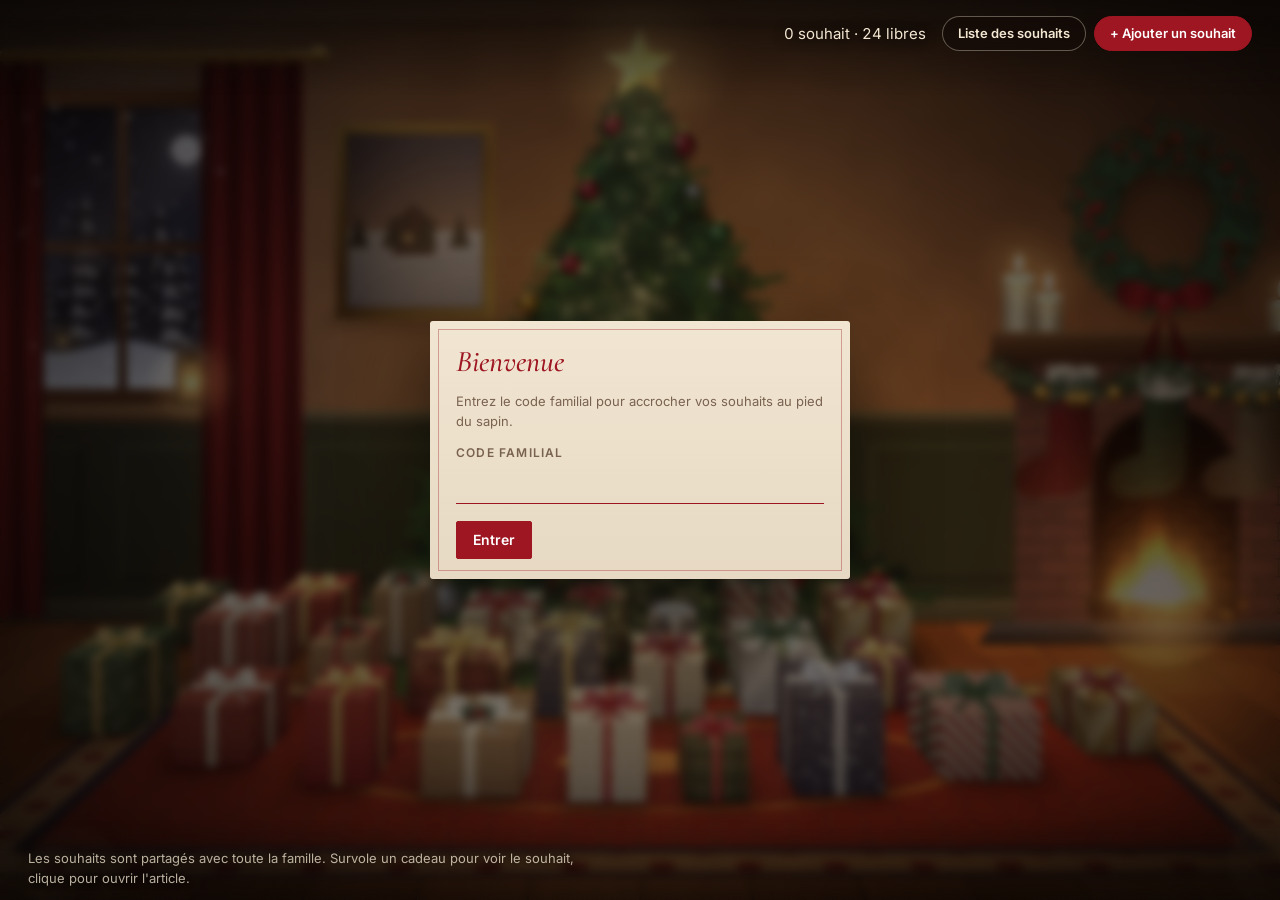
<file: index.html>
<!doctype html>
<html lang="fr">
<head>
<meta charset="utf-8">
<meta name="viewport" content="width=device-width, initial-scale=1, viewport-fit=cover">
<title>La Maison des Souhaits</title>
<meta name="description" content="La liste de Noël de la famille : un souhait par cadeau, au pied du sapin.">
<meta name="theme-color" content="#0c0807">
<link rel="icon" href="data:image/svg+xml,%3Csvg xmlns='http://www.w3.org/2000/svg' viewBox='0 0 64 64'%3E%3Crect x='10' y='24' width='44' height='34' rx='3' fill='%239e1622'/%3E%3Crect x='6' y='18' width='52' height='10' rx='2' fill='%23b81c2a'/%3E%3Crect x='28' y='18' width='8' height='40' fill='%23d9b25e'/%3E%3Cpath d='M32 18c-8-12-20-6-12 0zM32 18c8-12 20-6 12 0z' fill='%23d9b25e'/%3E%3C/svg%3E">
<link rel="preconnect" href="https://fonts.googleapis.com">
<link rel="preconnect" href="https://fonts.gstatic.com" crossorigin>
<link rel="stylesheet" href="https://fonts.googleapis.com/css2?family=Cormorant+Garamond:ital,wght@0,500;0,600;1,500&family=Caveat:wght@500;700&family=Inter:wght@400;500;600&display=swap">
<link rel="preload" as="image" href="assets/salon.jpg">
<link rel="stylesheet" href="style.css?v=11">
</head>
<body>
<div class="wrap">
  <header class="top">
    <h1 class="sr-only">La Maison des Souhaits</h1>
    <div class="right">
      <p class="count" id="count" aria-live="polite"></p>
      <div class="actions">
        <button type="button" class="pill" id="btn-list">Liste des souhaits</button>
        <button type="button" class="pill primary" id="btn-add">+ Ajouter un souhait</button>
      </div>
    </div>
  </header>

  <div class="stage-scroll" id="scroller">
    <div class="stage" id="stage">
      <div class="layer">
      <img class="scene" src="assets/salon.jpg" alt="Salon de Noël la nuit : grand sapin illuminé, cheminée allumée, fenêtre enneigée, et des cadeaux disposés en arc au pied du sapin." width="2000" height="1200">
      <div class="fx" aria-hidden="true">
        <div class="fire"></div>
        <canvas class="snow" id="snow" width="276" height="376"></canvas>
        <div id="twinkles"></div>
      </div>
      <div class="hits" id="hits"></div>
      <button type="button" class="sack" id="sack" hidden aria-label="Voir les souhaits rangés dans la hotte">
        <canvas id="sack-canvas" width="360" height="400" aria-hidden="true"></canvas>
        <span class="sack-tag" id="sack-tag"></span>
      </button>
      </div>

      <!-- Code familial -->
      <div class="overlay" id="gate" hidden>
        <form class="card" id="gate-form" novalidate>
          <h2>Bienvenue</h2>
          <p>Entrez le code familial pour accrocher vos souhaits au pied du sapin.</p>
          <label for="gate-code">Code familial<input id="gate-code" autocomplete="current-password" type="password" required></label>
          <p class="err" id="gate-err" role="alert"></p>
          <div class="row"><button type="submit" class="primary">Entrer</button></div>
        </form>
      </div>

      <!-- Ajouter / modifier un souhait -->
      <div class="overlay" id="modal" hidden>
        <form class="card" id="wish" novalidate>
          <h2 id="wish-title">Mon souhait</h2>
          <p id="wish-sub">Il sera accroché à ce cadeau pour toute la famille.</p>
          <label for="who">Ton prénom<input id="who" class="hand" autocomplete="given-name" maxlength="40" placeholder="Lucie" required></label>
          <label for="what">Le cadeau<input id="what" class="hand" maxlength="120" placeholder="AirPods 4" required></label>
          <label for="note">Précisions <em>(facultatif)</em><input id="note" maxlength="200" placeholder="Taille M, en bleu, modèle 128 Go…"></label>
          <label for="url"><span id="url-label">Lien vers l'article</span><input id="url" type="url" inputmode="url" maxlength="2000" placeholder="https://…"></label>
          <div id="more-links" class="more-links"></div>
          <button type="button" class="add-link" id="add-link">+ Ajouter un autre article (ensemble, lot…)</button>
          <p class="err" id="wish-err" role="alert"></p>
          <div class="row">
            <button type="button" class="danger" id="free" hidden>Libérer ce cadeau</button>
            <span class="spacer"></span>
            <button type="button" id="cancel">Annuler</button>
            <button type="submit" class="primary" id="save">Terminer</button>
          </div>
          <div class="confirm" id="confirm" hidden>
            <span>Retirer ce souhait du sapin ?</span>
            <button type="button" id="confirm-no">Non</button>
            <button type="button" class="danger-solid" id="confirm-yes">Oui, libérer</button>
          </div>
        </form>
      </div>

      <!-- Détail d'un souhait (écrans tactiles) -->
      <div class="overlay" id="detail" hidden>
        <div class="card detail" role="dialog" aria-modal="true" aria-labelledby="d-what">
          <span class="d-who" id="d-who"></span>
          <h2 id="d-what"></h2>
          <p class="d-note" id="d-note" hidden></p>
          <a class="primary btn" id="d-link" target="_blank" rel="noopener">Voir l'article ↗</a>
          <div class="d-links" id="d-links" hidden></div>
          <p class="muted" id="d-nolink" hidden>Pas de lien pour ce souhait.</p>
          <div class="row"><button type="button" id="d-edit">Modifier</button><span class="spacer"></span><button type="button" id="d-close">Fermer</button></div>
        </div>
      </div>

      <!-- Liste de tous les souhaits -->
      <div class="overlay side" id="list" hidden>
        <div class="card list-card" role="dialog" aria-modal="true" aria-labelledby="list-title">
          <div class="list-head">
            <h2 id="list-title">Tous les souhaits</h2>
            <button type="button" class="close" id="list-close" aria-label="Fermer la liste">×</button>
          </div>
          <p id="list-sub"></p>
          <button type="button" class="primary" id="list-add">+ Ajouter un souhait</button>
          <div id="list-body"></div>
        </div>
      </div>

      <div class="toast" id="toast" role="status" aria-live="polite" hidden></div>
    </div>
  </div>

  <footer class="foot">
    <p id="mode-note"></p>
    <button type="button" class="linkish" id="logout" hidden>Changer de code</button>
  </footer>
</div>
<script src="config.js?v=11"></script>
<script src="assets/scene.js?v=11"></script>
<script src="app.js?v=11"></script>
</body>
</html>
</file>
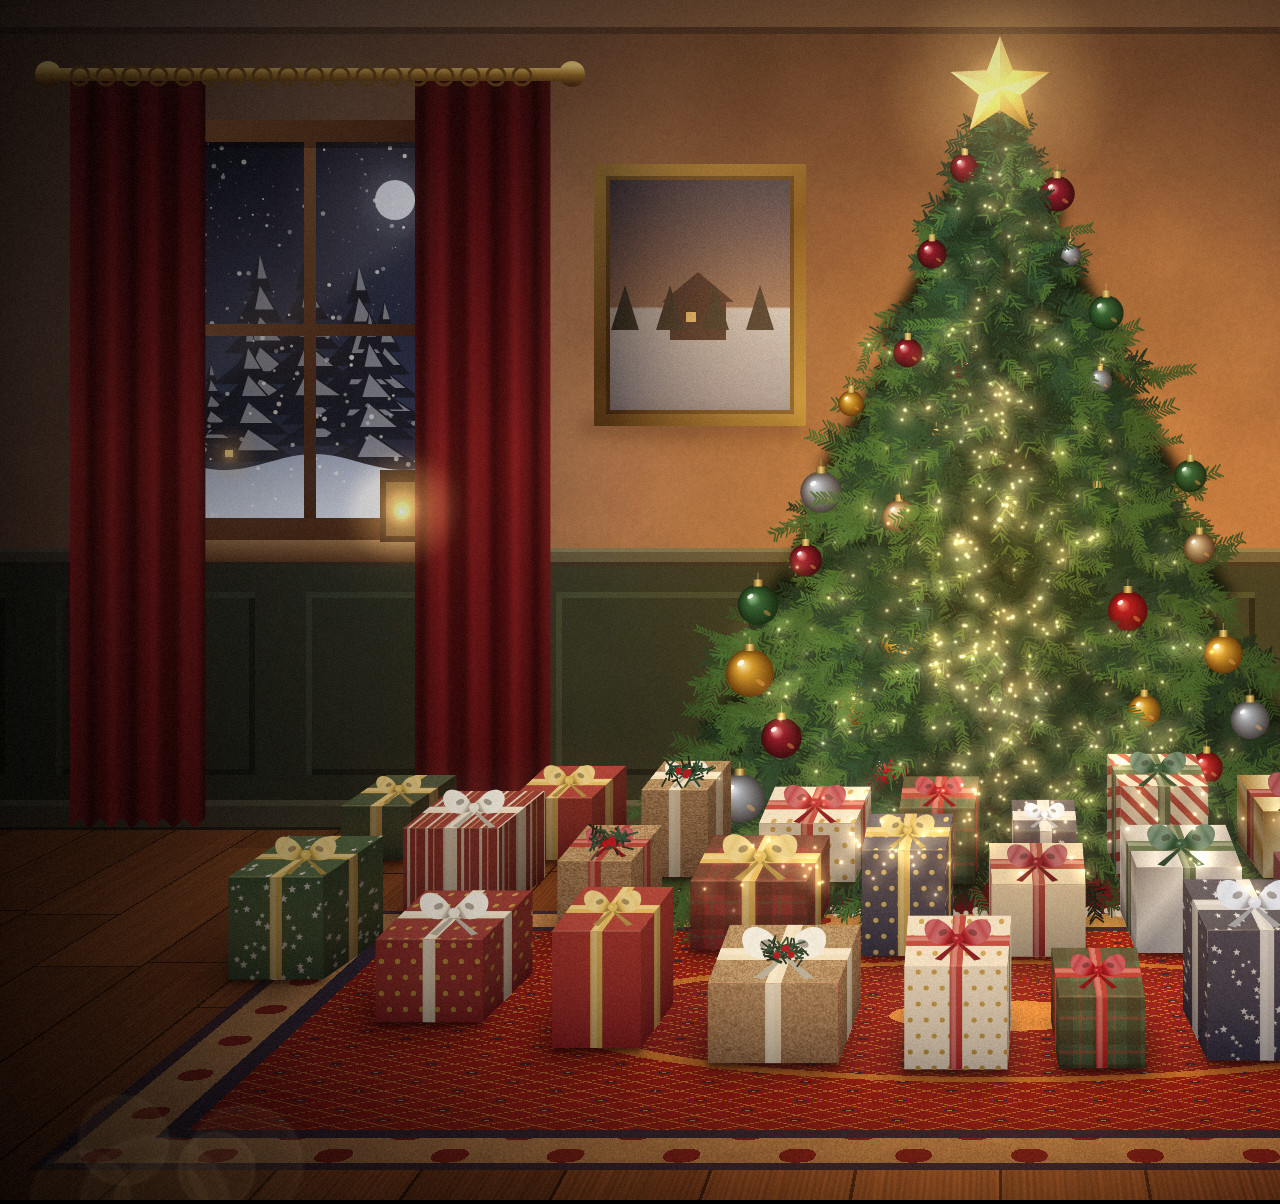
<file: tools/render-scene.html>
<!doctype html><meta charset="utf-8"><body style="margin:0;background:#000">
<canvas id="c" width="2000" height="1200"></canvas>
<script>
const W=2000,H=1200,VPX=1000,VPY=380,FLOOR=830;
const cv=document.getElementById('c'),ctx=cv.getContext('2d');
const L=document.createElement('canvas');L.width=W;L.height=H;const lx=L.getContext('2d');
function rng(seed){return()=>{seed|=0;seed=seed+0x6D2B79F5|0;let t=Math.imul(seed^seed>>>15,1|seed);t=t+Math.imul(t^t>>>7,61|t)^t;return((t^t>>>14)>>>0)/4294967296}}
const R=rng(2026);const rr=(a,b)=>a+R()*(b-a);
function hash(x,y){let h=Math.imul(x|0,374761393)+Math.imul(y|0,668265263)|0;h=Math.imul(h^(h>>>13),1274126177);h^=h>>>16;return(h>>>0)/4294967295}
function vn(x,y){const xi=Math.floor(x),yi=Math.floor(y),xf=x-xi,yf=y-yi,u=xf*xf*(3-2*xf),v=yf*yf*(3-2*yf);
 const a=hash(xi,yi),b=hash(xi+1,yi),c=hash(xi,yi+1),d=hash(xi+1,yi+1);return a+(b-a)*u+(c-a)*v+(a-b-c+d)*u*v}
function fbm(x,y,o=4){let s=0,a=.5,f=1;for(let i=0;i<o;i++){s+=a*vn(x*f,y*f);f*=2;a*=.5}return s}
const g2=(x,y,cx,cy,sx,sy)=>Math.exp(-((x-cx)**2/(2*sx*sx)+(y-cy)**2/(2*sy*sy)));
const clamp=(v,a=0,b=255)=>v<a?a:v>b?b:v;

/* ===== 1. Wall + floor + rug, per pixel ===== */
(function base(){
 const img=ctx.createImageData(W,H),d=img.data;
 const plankOff=[];for(let i=-40;i<40;i++)plankOff[i+40]=hash(i,7)*25;
 for(let y=0;y<H;y++)for(let x=0;x<W;x++){
  let r,g,b,amb=.2,tree,fire,win,spec=0;
  if(y<FLOOR){
   tree=.62*g2(x,y,1000,520,480,400);fire=.7*g2(x,y,1700,740,280,240);win=.3*g2(x,y,310,330,230,260);
   const n=fbm(x*.012,y*.012,5);const fine=vn(x*.25,y*.25);
   if(y<548){r=150;g=124;b=98;const k=.86+.22*n+.05*fine;r*=k;g*=k;b*=k;
     if(y<34){r=170;g=150;b=125;if(y>26)r*=.6,g*=.6,b*=.6}}
   else if(y<566){r=78;g=96;b=84;const k=y<552?1.35:y>561?.55:1;r*=k;g*=k;b*=k}
   else if(y<800){r=40;g=62;b=52;const k=.92+.12*n;r*=k;g*=k;b*=k;
     const pw=250,px=((x-30)%pw+pw)%pw,py=y-566,ins=26;
     if(px<ins||px>pw-ins||py<ins||py>234-ins){}
     else{const e=Math.min(px-ins,pw-ins-px,py-ins,234-ins-py);if(e<6){const lit=(px-ins<6||py-ins<6);const f=lit?1.35:.6;r*=f;g*=f;b*=f}}}
   else{r=70;g=90;b=80;const k=y<806?1.4:y>826?.5:1;r*=k;g*=k;b*=k}
  }else{
   const dy=y-VPY,wx=(x-VPX)/dy*600,wz=60000/dy;
   tree=.8*g2(x,y,1000,930,560,200);fire=.75*g2(x,y,1700,880,330,140);win=.15*g2(x,y,330,900,250,200);
   spec=.3*g2(x,y,1000,900,170,300)+.35*g2(x,y,1700,900,110,240);
   const inRug=Math.abs(wx)<740&&wz>76&&wz<113;
   if(inRug){
     const u=740-Math.abs(wx),v=Math.min(wz-76,113-wz)*22;const e=Math.min(u,v);
     const fab=.85+.25*vn(x*.9,y*.9)+.1*fbm(wx*.05,wz*.8,2);
     if(e<14){r=40;g=40;b=70}else if(e<70){r=170;g=145;b=105;if(Math.sin(wx*.07)*Math.sin(wz*1.4)>.55){r=110;g=30;b=30}}
     else if(e<90){r=30;g=38;b=72}
     else{r=112;g=24;b=26;const a1=Math.abs(((wx*.012+wz*.45)%1+1)%1-.5),a2=Math.abs(((wx*.012-wz*.45)%1+1)%1-.5);
       if(Math.abs(a1-.25)<.02||Math.abs(a2-.25)<.02){r=150;g=112;b=58}
       const ro=Math.hypot(a1,a2);if(ro<.09){r=28;g=36;b=66}if(ro<.04){r=160;g=128;b=80}
       const md=Math.hypot(wx/420,(wz-94.5)/9);if(md<1&&md>.93){r=150;g=112;b=58}else if(md<.93){r=r*.8+20*.2;g=g*.8+30*.2;b=b*.8+60*.2;if(md<.25){r=160;g=128;b=80}}}
     r*=fab;g*=fab;b*=fab;spec*=.15;
   }else{
     const pi=Math.floor(wx/110),fu=wx/110-pi,po=plankOff[(pi%40+40)%40+0]||0,seg=Math.floor((wz+po)/26),fv=((wz+po)/26)-seg;
     const tint=.85+.3*hash(pi,seg);const grain=.75+.35*fbm(wx*.35+pi*17,wz*.05,4)+.08*Math.sin(wx*1.3+fbm(wx*.1,wz*.1)*8);
     r=126*tint*grain;g=82*tint*grain;b=46*tint*grain;
     if(fu<.012||fu>.988||fv<.006){r*=.35;g*=.35;b*=.35}
   }
   const depthDark=.75+.25*Math.min(1,(y-FLOOR)/200);amb*=depthDark;
  }
  const lr=amb*.8+tree*1.0+fire*1.0+win*.5,lg=amb*.78+tree*.72+fire*.52+win*.62,lb=amb*.85+tree*.45+fire*.25+win*.9;
  const i=(y*W+x)*4;d[i]=clamp(r*lr*1.5+spec*255*.55);d[i+1]=clamp(g*lg*1.5+spec*255*.38);d[i+2]=clamp(b*lb*1.5+spec*255*.2);d[i+3]=255;
 }
 ctx.putImageData(img,0,0);
})();

/* helpers */
function glow(c,x,y,r,col,a){const g=c.createRadialGradient(x,y,0,x,y,r);g.addColorStop(0,`rgba(${col},${a})`);g.addColorStop(.35,`rgba(${col},${a*.35})`);g.addColorStop(1,`rgba(${col},0)`);c.fillStyle=g;c.beginPath();c.arc(x,y,r,0,7);c.fill()}
function needle(path,x,y,a,l){path.moveTo(x,y);path.lineTo(x+Math.cos(a)*l,y+Math.sin(a)*l)}
const noiseC=document.createElement('canvas');noiseC.width=noiseC.height=256;(()=>{const c=noiseC.getContext('2d'),im=c.createImageData(256,256);for(let i=0;i<im.data.length;i+=4){const v=R()*255;im.data[i]=im.data[i+1]=im.data[i+2]=v;im.data[i+3]=255}c.putImageData(im,0,0)})();

/* ===== 2. Window + curtains ===== */
(function windowScene(){
 const gx=172,gy=142,gw=276,gh=376;
 ctx.save();ctx.beginPath();ctx.rect(gx,gy,gw,gh);ctx.clip();
 let g=ctx.createLinearGradient(0,gy,0,gy+gh);g.addColorStop(0,'#070f22');g.addColorStop(.6,'#1a2c4f');g.addColorStop(1,'#2b3f63');ctx.fillStyle=g;ctx.fillRect(gx,gy,gw,gh);
 glow(ctx,395,200,120,'190,210,255',.35);ctx.fillStyle='#eef2ff';ctx.beginPath();ctx.arc(395,200,20,0,7);ctx.fill();
 for(let i=0;i<120;i++){ctx.fillStyle=`rgba(255,255,255,${rr(.2,.7)})`;ctx.fillRect(rr(gx,gx+gw),rr(gy,gy+200),1.2,1.2)}
 ctx.fillStyle='#16243f';ctx.beginPath();ctx.moveTo(gx,430);for(let x=gx;x<=gx+gw;x+=10)ctx.lineTo(x,410+Math.sin(x*.02)*18);ctx.lineTo(gx+gw,gy+gh);ctx.lineTo(gx,gy+gh);ctx.fill();
 for(let k=0;k<9;k++){const tx=gx+rr(0,gw),ty=rr(400,470),th=rr(70,160),tw=th*.38;
  for(let j=0;j<5;j++){const yy=ty-th+j*th/5,ww=tw*(j+1)/5;ctx.fillStyle='#0b1628';ctx.beginPath();ctx.moveTo(tx,yy);ctx.lineTo(tx+ww,yy+th/4);ctx.lineTo(tx-ww,yy+th/4);ctx.fill();
   ctx.fillStyle='rgba(220,232,255,.55)';ctx.beginPath();ctx.moveTo(tx,yy+2);ctx.lineTo(tx+ww*.6,yy+th/6);ctx.lineTo(tx-ww*.2,yy+th/6);ctx.fill()}}
 g=ctx.createLinearGradient(0,450,0,gy+gh);g.addColorStop(0,'#9eb0cf');g.addColorStop(1,'#d6e0f2');ctx.fillStyle=g;ctx.beginPath();ctx.moveTo(gx,468);for(let x=gx;x<=gx+gw;x+=8)ctx.lineTo(x,462+Math.sin(x*.035)*8);ctx.lineTo(gx+gw,gy+gh);ctx.lineTo(gx,gy+gh);ctx.fill();
 glow(ctx,230,455,30,'255,200,120',.6);ctx.fillStyle='#ffd58a';ctx.fillRect(225,450,8,7);
 for(let i=0;i<160;i++){const r0=rr(.8,2.6);ctx.fillStyle=`rgba(255,255,255,${rr(.4,.9)})`;ctx.beginPath();ctx.arc(rr(gx,gx+gw),rr(gy,gy+gh),r0,0,7);ctx.fill()}
 g=ctx.createLinearGradient(gx,gy,gx+gw,gy+gh);g.addColorStop(0,'rgba(255,255,255,0)');g.addColorStop(.45,'rgba(255,255,255,.07)');g.addColorStop(.5,'rgba(255,255,255,0)');ctx.fillStyle=g;ctx.fillRect(gx,gy,gw,gh);
 for(const [fx,fy] of [[gx,gy+gh],[gx+gw,gy+gh],[gx+gw/2,gy+gh]])glow(ctx,fx,fy,90,'230,240,255',.35);
 glow(ctx,300,330,220,'255,180,110',.08);
 ctx.restore();
 const wood=(x,y,w,h,lit)=>{const g=ctx.createLinearGradient(x,y,x+w,y+h);g.addColorStop(0,lit?'#7a5236':'#4a2f1d');g.addColorStop(1,'#2e1b10');ctx.fillStyle=g;ctx.fillRect(x,y,w,h)};
 wood(150,120,320,22,1);wood(150,518,320,24,0);wood(150,120,22,420,1);wood(448,120,22,420,0);wood(304,142,12,376,1);wood(172,324,276,12,1);
 ctx.fillStyle='rgba(0,0,0,.35)';ctx.fillRect(172,142,276,6);ctx.fillRect(172,142,6,376);
 let g2_=ctx.createLinearGradient(0,540,0,566);g2_.addColorStop(0,'#8a6a4c');g2_.addColorStop(1,'#3a2618');ctx.fillStyle=g2_;ctx.fillRect(130,540,360,22);
 // lantern on sill
 ctx.fillStyle='#1c140e';ctx.fillRect(380,470,44,72);ctx.fillStyle='rgba(255,200,120,.25)';ctx.fillRect(386,482,32,54);glow(lx,402,508,60,'255,190,110',.7);glow(lx,402,512,10,'255,240,200',1);
 // curtains
 function curtain(x0,x1,seed){for(let x=x0;x<x1;x++){const t=(x-x0)/(x1-x0);const f=Math.sin(t*Math.PI*7+seed)*.5+.5,f2=Math.sin(t*Math.PI*19+seed*2)*.5+.5;
   const lit=.35+.55*f+.12*f2;const warm=x>800?1:Math.max(0,1-Math.abs(x-300)/700);
   const g=ctx.createLinearGradient(0,70,0,820);g.addColorStop(0,`rgb(${60*lit|0},${12*lit|0},${18*lit|0})`);g.addColorStop(.5,`rgb(${120*lit*(.8+.3*warm)|0},${26*lit|0},${32*lit|0})`);g.addColorStop(1,`rgb(${70*lit|0},${14*lit|0},${18*lit|0})`);
   ctx.fillStyle=g;ctx.fillRect(x,78,1.4,745+Math.sin(x*.3)*4)}}
 curtain(70,205,1);curtain(415,550,4);
 const rg=ctx.createLinearGradient(0,66,0,84);rg.addColorStop(0,'#e3c27a');rg.addColorStop(.5,'#8a6428');rg.addColorStop(1,'#3d2a10');ctx.fillStyle=rg;ctx.fillRect(50,68,520,13);
 for(const x of [48,572]){ctx.fillStyle=rg;ctx.beginPath();ctx.arc(x,74,13,0,7);ctx.fill()}
 for(let x=80;x<545;x+=26){ctx.strokeStyle='#5a4220';ctx.lineWidth=3;ctx.beginPath();ctx.arc(x,76,9,0,7);ctx.stroke()}
})();

/* ===== 3. Painting ===== */
(function painting(){
 const x=610,y=180,w=180,h=230;
 let g=ctx.createLinearGradient(x,y,x+w,y+h);g.addColorStop(0,'#c9a04e');g.addColorStop(.5,'#6a4a1a');g.addColorStop(1,'#b08838');ctx.fillStyle=g;ctx.fillRect(x-16,y-16,w+32,h+32);
 ctx.fillStyle='rgba(0,0,0,.4)';ctx.fillRect(x-4,y-4,w+8,h+8);
 g=ctx.createLinearGradient(0,y,0,y+h);g.addColorStop(0,'#2a3550');g.addColorStop(.55,'#8a6a5a');g.addColorStop(.56,'#c8c6c8');g.addColorStop(1,'#8b8fa0');ctx.fillStyle=g;ctx.fillRect(x,y,w,h);
 ctx.fillStyle='#2a2222';ctx.fillRect(x+60,y+120,56,40);ctx.beginPath();ctx.moveTo(x+52,y+122);ctx.lineTo(x+88,y+92);ctx.lineTo(x+124,y+122);ctx.fill();ctx.fillStyle='#ffcc77';ctx.fillRect(x+76,y+132,10,10);
 for(let i=0;i<4;i++){const tx=x+15+i*45,ty=y+150;ctx.fillStyle='#1a2420';ctx.beginPath();ctx.moveTo(tx,ty-45);ctx.lineTo(tx+14,ty);ctx.lineTo(tx-14,ty);ctx.fill()}
 ctx.globalAlpha=.06;ctx.fillStyle=ctx.createPattern(noiseC,'repeat');ctx.fillRect(x,y,w,h);ctx.globalAlpha=1;
 g=ctx.createLinearGradient(x,y,x+w,y);g.addColorStop(0,'rgba(0,0,0,.45)');g.addColorStop(1,'rgba(255,170,90,.15)');ctx.fillStyle=g;ctx.fillRect(x-16,y-16,w+32,h+32);
 ctx.fillStyle='rgba(0,0,0,.35)';ctx.filter='blur(10px)';ctx.fillRect(x-30,y+h+10,w+40,14);ctx.filter='none';
})();

/* ===== 4. Fireplace ===== */
(function fireplace(){
 const x0=1500,x1=1900,y0=482,y1=830,ox0=1605,ox1=1795,oy=640;
 for(let y=y0,row=0;y<y1;y+=24,row++){for(let x=x0-(row%2?32:0);x<x1;x+=64){
  const bx=Math.max(x,x0),bw=Math.min(x+62,x1)-bx;if(bw<=0)continue;
  const cx=bx+bw/2,cy=y+11;const f=.45+.9*g2(cx,cy,1700,760,190,160)+.2*R();
  ctx.fillStyle=`rgb(${clamp(118*f)},${clamp(52*f)},${clamp(38*f)})`;ctx.fillRect(bx,y,bw,22);
  ctx.globalAlpha=.18;ctx.fillStyle=ctx.createPattern(noiseC,'repeat');ctx.fillRect(bx,y,bw,22);ctx.globalAlpha=1}}
 ctx.fillStyle='rgba(30,20,15,.6)';for(let y=y0;y<y1;y+=24)ctx.fillRect(x0,y+22,x1-x0,2);
 ctx.beginPath();ctx.moveTo(ox0,y1);ctx.lineTo(ox0,oy);ctx.arc(1700,oy,95,Math.PI,0);ctx.lineTo(ox1,y1);ctx.closePath();
 let g=ctx.createLinearGradient(0,oy-95,0,y1);g.addColorStop(0,'#050302');g.addColorStop(.7,'#1a0c06');g.addColorStop(1,'#3a1a0a');ctx.fillStyle=g;ctx.fill();
 ctx.save();ctx.clip();for(let y=560;y<y1;y+=18)for(let x=ox0-20;x<ox1;x+=44){ctx.strokeStyle=`rgba(255,120,40,${.08*g2(x,y,1700,800,90,80)*6})`;ctx.strokeRect(x+((y/18|0)%2?22:0),y,44,18)}ctx.restore();
 ctx.strokeStyle='#2a1810';ctx.lineWidth=8;ctx.beginPath();ctx.moveTo(ox0,y1);ctx.lineTo(ox0,oy);ctx.arc(1700,oy,95,Math.PI,0);ctx.lineTo(ox1,y1);ctx.stroke();
 // logs
 const log=(x,y,w,h,a)=>{ctx.save();ctx.translate(x,y);ctx.rotate(a);let g=ctx.createLinearGradient(0,-h/2,0,h/2);g.addColorStop(0,'#5a3a22');g.addColorStop(.5,'#2a170c');g.addColorStop(1,'#120904');ctx.fillStyle=g;ctx.fillRect(-w/2,-h/2,w,h);
  ctx.strokeStyle='rgba(0,0,0,.5)';ctx.lineWidth=1.5;for(let i=0;i<6;i++){ctx.beginPath();ctx.moveTo(-w/2,-h/2+i*h/6+2);ctx.bezierCurveTo(-w/6,-h/2+i*h/6+5,w/6,-h/2+i*h/6-2,w/2,-h/2+i*h/6+2);ctx.stroke()}
  g=ctx.createRadialGradient(w/2,0,0,w/2,0,h/2);g.addColorStop(0,'#ffb060');g.addColorStop(.5,'#c0501a');g.addColorStop(1,'#3a1a0a');ctx.fillStyle=g;ctx.beginPath();ctx.ellipse(w/2,0,h*.28,h/2,0,0,7);ctx.fill();ctx.restore()};
 log(1700,812,170,30,.04);log(1665,795,140,26,-.18);log(1740,792,130,24,.22);
 // fire on light layer
 lx.save();lx.globalCompositeOperation='lighter';glow(lx,1700,780,240,'255,110,40',.25);glow(lx,1700,800,110,'255,160,70',.3);
 for(let i=0;i<15;i++){const bx=rr(1635,1765),hh=rr(60,170)*(1-Math.abs(bx-1700)/120*.6),ww=rr(14,34);const by=800;
  const gr=lx.createLinearGradient(0,by,0,by-hh);gr.addColorStop(0,'rgba(255,210,140,.3)');gr.addColorStop(.35,'rgba(255,140,45,.3)');gr.addColorStop(.75,'rgba(210,70,20,.18)');gr.addColorStop(1,'rgba(150,30,10,0)');
  lx.fillStyle=gr;lx.filter='blur(3px)';lx.beginPath();lx.moveTo(bx-ww,by);lx.quadraticCurveTo(bx-ww*.8,by-hh*.5,bx+rr(-10,10),by-hh);lx.quadraticCurveTo(bx+ww*.9,by-hh*.45,bx+ww,by);lx.fill()}
 lx.filter='none';for(let i=0;i<60;i++)glow(lx,rr(1620,1780),rr(800,825),rr(3,7),'255,120,40',.5);lx.restore();
 // hearth
 g=ctx.createLinearGradient(0,826,0,858);g.addColorStop(0,'#8a8078');g.addColorStop(.3,'#5a524c');g.addColorStop(1,'#221e1a');ctx.fillStyle=g;ctx.beginPath();ctx.moveTo(1470,830);ctx.lineTo(1930,830);ctx.lineTo(1950,860);ctx.lineTo(1450,860);ctx.fill();
 glow(ctx,1700,840,200,'255,130,50',.25);
 // mantel
 g=ctx.createLinearGradient(0,440,0,486);g.addColorStop(0,'#a07850');g.addColorStop(.18,'#6a4428');g.addColorStop(1,'#2a170c');ctx.fillStyle=g;ctx.fillRect(1468,442,464,42);
 ctx.globalAlpha=.25;ctx.strokeStyle='#1a0c06';ctx.lineWidth=1;for(let i=0;i<9;i++){ctx.beginPath();ctx.moveTo(1468,452+i*3.6);for(let x=1468;x<1932;x+=20)ctx.lineTo(x,452+i*3.6+Math.sin(x*.02+i)*1.5);ctx.stroke()}ctx.globalAlpha=1;
 for(const x of [1490,1880]){g=ctx.createLinearGradient(x,0,x+30,0);g.addColorStop(0,'#4a2c18');g.addColorStop(1,'#1e1008');ctx.fillStyle=g;ctx.fillRect(x,484,30,40)}
})();

/* ===== 5. Wreath, stockings, mantel garland, candles ===== */
function greenery(points,lenA,lenB,density,lumBase){const buckets={};
 for(const [x,y,a] of points)for(let k=0;k<density;k++){const ang=a+rr(-1.6,1.6),l=rr(lenA,lenB),L_=clamp(lumBase+rr(-6,10),3,40)|0;
  (buckets[L_]=buckets[L_]||new Path2D());needle(buckets[L_],x+rr(-4,4),y+rr(-4,4),ang,l)}
 for(const k in buckets){ctx.strokeStyle=`hsl(${145+(k%3)*4},${38+(k%5)}%,${k}%)`;ctx.lineWidth=1.8;ctx.stroke(buckets[k])}}
(function wreath(){const cx=1700,cy=290;const pts=[];for(let i=0;i<900;i++){const a=rr(0,7),r0=rr(70,125);pts.push([cx+Math.cos(a)*r0,cy+Math.sin(a)*r0,a+Math.PI/2])}
 ctx.fillStyle='rgba(0,0,0,.35)';ctx.filter='blur(12px)';ctx.beginPath();ctx.arc(cx+8,cy+14,112,0,7);ctx.arc(cx+8,cy+14,62,0,7,true);ctx.fill();ctx.filter='none';
 for(let p=0;p<3;p++)greenery(pts.slice(p*300,p*300+300),10,20,3,10+p*5);
 for(let i=0;i<26;i++){const a=rr(0,7),r0=rr(80,118),x=cx+Math.cos(a)*r0,y=cy+Math.sin(a)*r0;const g=ctx.createRadialGradient(x-2,y-2,0,x,y,6);g.addColorStop(0,'#ff8a80');g.addColorStop(.5,'#a8101a');g.addColorStop(1,'#3a0206');ctx.fillStyle=g;ctx.beginPath();ctx.arc(x,y,6,0,7);ctx.fill()}
 for(let i=0;i<5;i++){const a=rr(0,7),x=cx+Math.cos(a)*100,y=cy+Math.sin(a)*100;ctx.fillStyle='#4a2c16';ctx.beginPath();ctx.ellipse(x,y,9,14,a,0,7);ctx.fill();ctx.strokeStyle='#2a1608';for(let j=-10;j<12;j+=5){ctx.beginPath();ctx.moveTo(x-8,y+j*.6);ctx.lineTo(x+8,y+j*.6);ctx.stroke()}}
 const bow=(c1,c2)=>{for(const s of [-1,1]){const g=ctx.createLinearGradient(cx,cy+110,cx+s*70,cy+90);g.addColorStop(0,c2);g.addColorStop(.5,c1);g.addColorStop(1,c2);ctx.fillStyle=g;ctx.beginPath();ctx.moveTo(cx,cy+112);ctx.bezierCurveTo(cx+s*30,cy+70,cx+s*80,cy+80,cx+s*62,cy+112);ctx.bezierCurveTo(cx+s*50,cy+130,cx+s*20,cy+122,cx,cy+112);ctx.fill();
  ctx.beginPath();ctx.moveTo(cx,cy+114);ctx.lineTo(cx+s*38,cy+200);ctx.lineTo(cx+s*24,cy+190);ctx.lineTo(cx+s*14,cy+204);ctx.lineTo(cx+s*4,cy+118);ctx.fill()}
  ctx.fillStyle=c1;ctx.beginPath();ctx.ellipse(cx,cy+113,13,15,0,0,7);ctx.fill();ctx.fillStyle='rgba(255,255,255,.18)';ctx.beginPath();ctx.ellipse(cx-3,cy+108,5,6,0,0,7);ctx.fill()};bow('#9e1622','#3e040a');
})();
(function stockings(){const cols=[['#7a1420','#3a050a'],['#1f4a32','#0a2214'],['#8a7a62','#3a3024']];
 [1575,1700,1825].forEach((x,i)=>{const [c1,c2]=cols[i];const p=new Path2D();p.moveTo(x-28,505);p.lineTo(x+28,505);p.lineTo(x+30,610);p.quadraticCurveTo(x+32,650,x,660);p.lineTo(x-50,664);p.quadraticCurveTo(x-80,660,x-74,632);p.quadraticCurveTo(x-66,612,x-32,606);p.closePath();
  let g=ctx.createLinearGradient(x-70,0,x+30,0);g.addColorStop(0,c2);g.addColorStop(.55,c1);g.addColorStop(1,c2);ctx.fillStyle=g;ctx.fill(p);
  ctx.save();ctx.clip(p);ctx.strokeStyle='rgba(0,0,0,.25)';ctx.lineWidth=1.2;for(let yy=510;yy<670;yy+=6)for(let xx=x-80;xx<x+34;xx+=7){ctx.beginPath();ctx.moveTo(xx,yy);ctx.lineTo(xx+3.5,yy+4);ctx.lineTo(xx+7,yy);ctx.stroke()}
  g=ctx.createLinearGradient(0,505,0,665);g.addColorStop(0,'rgba(0,0,0,.2)');g.addColorStop(1,'rgba(255,140,60,.2)');ctx.fillStyle=g;ctx.fillRect(x-90,500,130,170);ctx.restore();
  for(let k=0;k<160;k++){const cx=x+rr(-32,32),cy=rr(490,528);const v=rr(170,235);ctx.fillStyle=`rgb(${v},${v*.95|0},${v*.88|0})`;ctx.beginPath();ctx.arc(cx,cy,rr(3,6),0,7);ctx.fill()}})})();
(function mantelGarland(){const pts=[];const yAt=x=>486+38*Math.sin(Math.PI*((x-1470)%230)/230);
 for(let x=1470;x<1932;x+=1.2)pts.push([x,yAt(x)+rr(-10,10),rr(0,7)]);
 greenery(pts.filter((_,i)=>i%2),12,22,2,8);greenery(pts.filter((_,i)=>!(i%2)),10,18,2,14);
 for(let x=1480;x<1930;x+=17){const y=yAt(x)+rr(-6,8);glow(lx,x,y,12,'255,200,120',.2);glow(lx,x,y,2.4,'255,240,210',.9)}
 for(let i=0;i<9;i++){const x=rr(1490,1910),y=yAt(x)+8;const g=ctx.createRadialGradient(x-4,y-4,0,x,y,11);g.addColorStop(0,'#fff1c0');g.addColorStop(.4,'#c8902c');g.addColorStop(1,'#3a2004');ctx.fillStyle=g;ctx.beginPath();ctx.arc(x,y,11,0,7);ctx.fill()}
})();
(function candles(){[[1505,370,22],[1545,395,18],[1890,380,20],[1855,405,16]].forEach(([x,top,r0])=>{const g=ctx.createLinearGradient(x-r0,0,x+r0,0);g.addColorStop(0,'#8a7a64');g.addColorStop(.45,'#f4e6c8');g.addColorStop(1,'#6a5a44');ctx.fillStyle=g;ctx.fillRect(x-r0,top,r0*2,442-top);
 ctx.fillStyle='#fff3da';ctx.beginPath();ctx.ellipse(x,top,r0,5,0,0,7);ctx.fill();glow(ctx,x,top+12,r0*1.4,'255,210,140',.5);ctx.fillStyle='#222';ctx.fillRect(x-1,top-10,2,9);
 glow(lx,x,top-20,60,'255,180,90',.22);lx.fillStyle='rgba(255,230,170,.95)';lx.beginPath();lx.ellipse(x,top-20,4.5,12,0,0,7);lx.fill();glow(lx,x,top-16,7,'255,255,240',1)})})();

/* ===== 6. Tree ===== */
const TREE={cx:1000,top:95,bot:860,hw:445};
const halfW=y=>{const t=(y-TREE.top)/(TREE.bot-TREE.top);if(t<0)return 0;const tier=(t*6)%1;return TREE.hw*Math.pow(t,.92)*(.86+.16*tier)};
const LIGHTS=[];const ORNS=[];
(function tree(){
 ctx.save();ctx.filter='blur(20px)';ctx.fillStyle='rgba(0,0,0,.55)';ctx.beginPath();ctx.ellipse(1000,880,420,40,0,0,7);ctx.fill();ctx.restore();
 ctx.fillStyle='#3a2416';ctx.fillRect(982,820,36,60);
 {const sk=ctx.createRadialGradient(1000,878,20,1000,878,360);sk.addColorStop(0,'#3a0a10');sk.addColorStop(.7,'#7a1420');sk.addColorStop(1,'#4a0a12');ctx.fillStyle=sk;ctx.beginPath();ctx.ellipse(1000,880,350,34,0,0,7);ctx.fill();
  for(let k=0;k<700;k++){const a=rr(0,7),x=1000+Math.cos(a)*350,y=880+Math.sin(a)*34;const v=rr(170,230);ctx.fillStyle=`rgb(${v},${v*.93|0},${v*.85|0})`;ctx.beginPath();ctx.arc(x+rr(-5,5),y+rr(-3,3),rr(2.5,5),0,7);ctx.fill()}}
 ctx.save();ctx.filter='blur(6px)';ctx.fillStyle='#061209';ctx.beginPath();ctx.moveTo(1000,TREE.top+30);for(let y=TREE.top+30;y<=TREE.bot-20;y+=10)ctx.lineTo(1000+halfW(y)*.78,y);for(let y=TREE.bot-20;y>=TREE.top+30;y-=10)ctx.lineTo(1000-halfW(y)*.78,y);ctx.fill();ctx.restore();
 const br=[];for(let i=0;i<1700;i++){const t=Math.pow(R(),.75);const y=TREE.top+18+t*(TREE.bot-TREE.top-30);const hw=halfW(y);if(hw<8)continue;
  const f=rr(-1,1),z=(R()<.5?-1:1)*Math.sqrt(1-f*f)*rr(.6,1);const Lb=hw*rr(.82,1.08);br.push({y,f,z,Lb:Lb*(.45+.55*Math.abs(f)),droop:Math.min(rr(.16,.34),70/Lb)})}
 br.sort((a,b)=>a.z-b.z);
 const ornCols=[['#ff9a8a','#a3121e','#3a0408'],['#fff1c0','#c8902c','#4a2c06'],['#f6e6d0','#b89a78','#3a2a1a'],['#ffb0b8','#7a0f28','#22030a'],['#e8eef6','#8e9aa8','#2a323c'],['#9ad0a8','#1e5a36','#06200f']];
 let ornDrawn=false;for(let i=0;i<300&&ORNS.length<52;i++){const y=rr(TREE.top+70,TREE.bot-60),h=halfW(y)*.86,x=1000+rr(-1,1)*h;if(ORNS.some(o=>Math.hypot(o.x-x,o.y-y)<62))continue;ORNS.push({x,y,r:rr(12,22)*(.8+.4*(y-TREE.top)/(TREE.bot-TREE.top)),c:(R()*6)|0})}
 function drawOrnaments(){for(const o of ORNS){const [h,m,d]=ornCols[o.c];ctx.strokeStyle='rgba(200,170,100,.6)';ctx.lineWidth=1;ctx.beginPath();ctx.moveTo(o.x,o.y-o.r-12);ctx.lineTo(o.x,o.y-o.r);ctx.stroke();
  const g=ctx.createRadialGradient(o.x-o.r*.35,o.y-o.r*.4,0,o.x,o.y,o.r);g.addColorStop(0,h);g.addColorStop(.35,m);g.addColorStop(1,d);ctx.fillStyle=g;ctx.beginPath();ctx.arc(o.x,o.y,o.r,0,7);ctx.fill();
  ctx.fillStyle='rgba(255,255,255,.85)';ctx.beginPath();ctx.ellipse(o.x-o.r*.38,o.y-o.r*.42,o.r*.16,o.r*.1,-.6,0,7);ctx.fill();
  ctx.fillStyle='rgba(255,180,100,.35)';ctx.beginPath();ctx.ellipse(o.x+o.r*.45,o.y+o.r*.4,o.r*.2,o.r*.1,.6,0,7);ctx.fill();
  const cg=ctx.createLinearGradient(o.x-5,0,o.x+5,0);cg.addColorStop(0,'#5a4418');cg.addColorStop(.5,'#e8cc80');cg.addColorStop(1,'#5a4418');ctx.fillStyle=cg;ctx.fillRect(o.x-o.r*.22,o.y-o.r-5,o.r*.44,7)}}
 const groupSize=40;
 for(let gi=0;gi<br.length;gi+=groupSize){const buckets={};
  if(!ornDrawn&&br[gi].z>.62){drawOrnaments();ornDrawn=true}
  for(const b of br.slice(gi,gi+groupSize)){
   const ex=b.f*b.Lb,ey=b.Lb*b.droop,len=Math.hypot(ex,ey),sc=b.z>0?1.12:.88;const steps=len/3.2;
   const zl=(b.z+1)/2;const vert=1-(b.y-TREE.top)/(TREE.bot-TREE.top);
   for(let s=0;s<=steps;s++){const t=s/steps;const x=1000+ex*t+rr(-1.5,1.5),y=b.y+ey*t*t+ey*.3*t;const a=Math.atan2(ey*(2*t)+ey*.3,ex);
    let lum=3+16*zl*(.35+.65*t)+5*vert+rr(-3,4);const tip=t>.86;if(tip)lum+=5;
    if(Math.abs(x-1000)<halfW(y)*.25)lum*=.8;lum*=1-.32*Math.max(0,(x-1000)/(halfW(y)+1));
    const key=(clamp(lum,2,34)|0)+(tip?100:0);const p=(buckets[key]=buckets[key]||new Path2D());
    const nl=rr(9,16)*sc*(tip?.8:1);
    for(const side of [-1,1]){needle(p,x,y,a+side*rr(.55,1.05),nl);if(R()<.6)needle(p,x,y,a+side*rr(.3,.6)+rr(-.2,.2),nl*.8)}
    if(R()<.12){const ta=a+(R()<.5?-1:1)*rr(.5,.9),tl=rr(18,40)*sc;for(let k=0;k<tl;k+=3.5){const tx=x+Math.cos(ta)*k,ty=y+Math.sin(ta)*k;needle(p,tx,ty,ta+rr(.6,1),nl*.75);needle(p,tx,ty,ta-rr(.6,1),nl*.75)}}
    if(b.z>-.4&&R()<.0085*(b.z+1.2))LIGHTS.push({x:x+rr(-4,4),y:y+rr(-4,4),z:b.z});
    
   }}
  for(const k in buckets){const tip=k>=100,l=k%100;ctx.strokeStyle=tip?`hsl(118,${32+l%6}%,${l+6}%)`:`hsl(${146+(l%4)*3},${40+(l%7)}%,${l}%)`;ctx.lineWidth=tip?1.5:1.7;ctx.stroke(buckets[k])}
 }
 if(!ornDrawn)drawOrnaments();
 // warm interior glow + right-side shading
 ctx.save();ctx.globalCompositeOperation='soft-light';glow(ctx,1000,560,420,'255,170,80',.6);ctx.restore();
 ctx.save();ctx.globalAlpha=0;let sg=ctx.createLinearGradient(560,0,1450,0);sg.addColorStop(0,'rgba(255,255,255,1)');sg.addColorStop(.55,'rgba(255,255,255,1)');sg.addColorStop(1,'rgba(90,80,90,1)');ctx.fillStyle=sg;ctx.beginPath();ctx.moveTo(1000,TREE.top);for(let y=TREE.top;y<=TREE.bot+20;y+=10)ctx.lineTo(1000+halfW(y)*1.15+20,y);ctx.lineTo(1000,TREE.bot+20);ctx.fill();ctx.restore();
 // lights
 lx.save();lx.globalCompositeOperation='lighter';
 for(const l of LIGHTS){const a=l.z<0?.45:1;const col=R()<.85?'255,196,120':'255,226,180';glow(lx,l.x,l.y,rr(12,19),col,.2*a);glow(lx,l.x,l.y,2.7,'255,240,205',.95*a)}
 lx.restore();
 // star
 const sx=1000,sy=88;glow(lx,sx,sy,120,'255,210,130',.35);
 ctx.save();ctx.translate(sx,sy);const sp=new Path2D();for(let i=0;i<10;i++){const a=-Math.PI/2+i*Math.PI/5,r0=i%2?22:52;i?sp.lineTo(Math.cos(a)*r0,Math.sin(a)*r0):sp.moveTo(Math.cos(a)*r0,Math.sin(a)*r0)}sp.closePath();
 let g=ctx.createLinearGradient(-50,-50,50,50);g.addColorStop(0,'#fff6d0');g.addColorStop(.5,'#e0b050');g.addColorStop(1,'#6a4410');ctx.fillStyle=g;ctx.fill(sp);
 for(let i=0;i<5;i++){const a=-Math.PI/2+i*2*Math.PI/5;ctx.fillStyle=i%2?'rgba(255,255,255,.25)':'rgba(0,0,0,.2)';ctx.beginPath();ctx.moveTo(0,0);ctx.lineTo(Math.cos(a)*52,Math.sin(a)*52);ctx.lineTo(Math.cos(a+Math.PI/5)*22,Math.sin(a+Math.PI/5)*22);ctx.fill()}ctx.restore();
})();

/* ===== 7. Gifts ===== */
const PAL=[['solid','#8e1420','#d8b25a'],['kraft','#9a7048','#e9e0cc'],['dots','#f0e8da','#9e1622'],['plaid','#1d4a32','#a8121e'],['stars','#18284a','#c8ccd6'],['stripes','#efe6d6','#1d4a32'],['metal','#b8903a','#7a0f1c'],['solid','#173a2a','#d8b25a'],['stripes2','#7a1420','#efe6d6'],['kraft','#9a7048','#8e1420'],['plaid2','#7a1420','#d8b25a'],['dots2','#1d2d52','#d8b25a'],['solid','#d9cbb2','#7a1420'],['metal2','#c8ccd6','#1d4a32'],['solid','#5a1a3a','#d8b25a'],['stars','#1d4a32','#d8b25a'],['dots','#7a1420','#efe6d6']];
// packed placement along arcs, with collision checks on the floor footprint
const SIZES=[[80,62],[64,84],[92,56],[72,72],[60,50],[84,92],[96,64],[70,54],[86,78],[64,66],[98,58],[70,88],[78,60],[88,72],[58,48],[76,82]];
const GAP=34,placed=[];let si=0;
function foot(wx,wz,w0,h0){const dy=60000/wz,sc=dy/480,w=w0*sc,h=h0*sc,cx=1000+wx*dy/600,yb=380+dy,yt=yb-h,t=.0004*w+.045,Dx=(1000-cx)*t,Dy=(380-yt)*t;
 const dz=Math.abs(Dy)/(dy*dy/60000),Ww=w*600/dy,bx=Dx*600/dy;return{wx,wz,cx,yb,w,h,x0:Math.min(wx-Ww/2,wx-Ww/2+bx),x1:Math.max(wx+Ww/2,wx+Ww/2+bx),z0:wz,z1:wz+dz,top:yt+Dy}}
function free(f){if(f.cx-f.w/2<150||f.cx+f.w/2>1880)return false;if(f.cx+f.w/2>1450&&f.top<880)return false;
 return placed.every(p=>f.x1+GAP<=p.x0||f.x0>=p.x1+GAP||f.z1+5<=p.z0||f.z0>=p.z1+5)}
for(const [rx,rz,lim] of [[560,6,560],[780,21,780],[960,38,760]]){
 for(let wx=-lim;wx<=lim;wx+=5){const wz=125-rz*Math.sqrt(Math.max(0,1-(wx/rx)**2));const [w0,h0]=SIZES[si%SIZES.length];const f=foot(wx,wz,w0,h0);
  if(free(f)){placed.push(f);si++;wx=f.x1+GAP-5}}}
const GIFTS=placed.map((f,i)=>{const [p,c,rb]=PAL[i%PAL.length];return{cx:f.cx,yb:f.yb,w:f.w,h:f.h,p,c,rb,wz:f.wz}});
// a few small parcels stacked on the widest front boxes
GIFTS.map((g,i)=>[g,i]).filter(([g])=>g.wz<108).sort((a,b)=>b[0].w-a[0].w).slice(0,0).forEach(([g,i],k)=>{const [p,c,rb]=PAL[(i+5+k)%PAL.length];GIFTS.push({on:i,w:g.w*.5,h:g.h*.42,p,c,rb,wz:g.wz-.1})});
function paint(c,p,col,w,h){c.fillStyle=col;c.fillRect(0,0,w,h);
 if(p==='kraft'){c.globalAlpha=.25;c.fillStyle=c.createPattern(noiseC,'repeat');c.fillRect(0,0,w,h);c.globalAlpha=1;c.strokeStyle='rgba(60,35,15,.2)';for(let i=0;i<40;i++){c.beginPath();const x=R()*w,y=R()*h;c.moveTo(x,y);c.lineTo(x+rr(-10,10),y+rr(-3,3));c.stroke()}}
 if(p==='dots'||p==='dots2'){c.fillStyle=p==='dots'?'#b8903a':'#e0c070';for(let y=6;y<h+10;y+=16)for(let x=(y/16|0)%2?6:14;x<w+10;x+=16){c.beginPath();c.arc(x,y,2.6,0,7);c.fill()}}
 if(p==='stripes'){c.fillStyle='#9e1622';for(let x=-h;x<w+h;x+=22){c.beginPath();c.moveTo(x,0);c.lineTo(x+9,0);c.lineTo(x+9+h,h);c.lineTo(x+h,h);c.fill()}}
 if(p==='stripes2'){c.fillStyle='#e8dcc4';for(let x=4;x<w;x+=18)c.fillRect(x,0,3,h);c.fillStyle='#d8b25a';for(let x=12;x<w;x+=18)c.fillRect(x,0,1.2,h)}
 if(p==='plaid'||p==='plaid2'){const a=p==='plaid'?'rgba(10,20,12,.45)':'rgba(20,10,10,.45)',b=p==='plaid'?'rgba(200,40,40,.35)':'rgba(40,70,50,.45)';
  for(let x=0;x<w;x+=34){c.fillStyle=a;c.fillRect(x,0,14,h);c.fillStyle=b;c.fillRect(x+20,0,3,h)}for(let y=0;y<h;y+=34){c.fillStyle=a;c.fillRect(0,y,w,14);c.fillStyle=b;c.fillRect(0,y+20,w,3)}}
 if(p==='stars'){c.fillStyle='#d8dce6';for(let i=0;i<w*h/260;i++){const x=R()*w,y=R()*h,s=rr(2,4.5);c.beginPath();for(let k=0;k<10;k++){const a=-Math.PI/2+k*Math.PI/5,r0=k%2?s*.45:s;c.lineTo(x+Math.cos(a)*r0,y+Math.sin(a)*r0)}c.fill()}}
 if(p==='metal'||p==='metal2'){const g=c.createLinearGradient(0,0,w,h);const hi=p==='metal'?'#fff0c0':'#ffffff',lo=p==='metal'?'#6a4a14':'#7a7e88';g.addColorStop(0,lo);g.addColorStop(.3,hi);g.addColorStop(.45,col);g.addColorStop(.7,hi);g.addColorStop(1,lo);c.fillStyle=g;c.fillRect(0,0,w,h)}
 c.globalAlpha=.07;c.fillStyle=c.createPattern(noiseC,'repeat');c.fillRect(0,0,w,h);c.globalAlpha=1}
function face(O,U,V,fn){const w=Math.hypot(U[0],U[1]),h=Math.hypot(V[0],V[1]);ctx.save();ctx.transform(U[0]/w,U[1]/w,V[0]/h,V[1]/h,O[0],O[1]);ctx.beginPath();ctx.rect(0,0,w,h);ctx.clip();fn(ctx,w,h);ctx.restore()}
function ribbon(c,col,x,w,h,vertical=true){const g=vertical?c.createLinearGradient(x-w/2,0,x+w/2,0):c.createLinearGradient(0,x-w/2,0,x+w/2);g.addColorStop(0,'rgba(0,0,0,.35)');g.addColorStop(.01,col);g.addColorStop(.5,'rgba(255,255,255,.25)');g.addColorStop(.55,col);g.addColorStop(.99,col);g.addColorStop(1,'rgba(0,0,0,.35)');
 c.fillStyle=col;vertical?c.fillRect(x-w/2,0,w,h):c.fillRect(0,x-w/2,h,w);c.fillStyle=g;vertical?c.fillRect(x-w/2,0,w,h):c.fillRect(0,x-w/2,h,w)}
const GOUT=[];const ORDER=GIFTS.map((g,i)=>i).sort((a,b)=>GIFTS[b].wz-GIFTS[a].wz);const DRAWN={};
for(const gi_ of ORDER){const gf=GIFTS[gi_];if(gf.on!==undefined){const B=DRAWN[gf.on];gf.cx=B.cx+B.D[0]*.45;gf.yb=B.yt+B.D[1]*.55;}const x=gf.cx-gf.w/2,yt=gf.yb-gf.h,w=gf.w,h=gf.h;const t=.0004*w+.045;const D=[(VPX-gf.cx)*t,(VPY-yt)*t];
 const prox=Math.max(0,1-Math.hypot(gf.cx-1000,yt-760)/800);DRAWN[gi_]={cx:gf.cx,yt,D};const far=Math.max(0,(gf.wz-95)/30);
 // shadow
 const off=[(gf.cx-1000)*.05,10];ctx.save();ctx.filter='blur(16px)';ctx.fillStyle='rgba(8,4,2,.65)';ctx.beginPath();ctx.moveTo(x-6+off[0],gf.yb+off[1]);ctx.lineTo(x+w+6+off[0],gf.yb+off[1]);ctx.lineTo(x+w+D[0]+off[0],gf.yb+D[1]);ctx.lineTo(x+D[0]+off[0],gf.yb+D[1]);ctx.fill();ctx.filter='blur(3px)';ctx.fillStyle='rgba(0,0,0,.8)';ctx.fillRect(x,gf.yb-3,w,6);ctx.restore();
 const rw=Math.max(12,w*.12);
 const shade=(c,w_,h_,k)=>{c.fillStyle=`rgba(0,0,0,${Math.min(.8,k+far*.22)})`;c.fillRect(0,0,w_,h_);const g=c.createLinearGradient(0,0,0,h_);g.addColorStop(0,`rgba(255,180,100,${.22*prox})`);g.addColorStop(1,'rgba(0,0,0,.25)');c.fillStyle=g;c.fillRect(0,0,w_,h_)};
 const sideRight=D[0]>0;const sO=sideRight?[x+w,yt]:[x,yt];
 if(Math.abs(D[0])>2)face(sO,D,[0,h],(c,w_,h_)=>{paint(c,gf.p,gf.c,w_,h_);ribbon(c,gf.rb,w_/2,rw*.9,h_);shade(c,w_,h_,.5-.25*prox)});
 face([x+D[0],yt+D[1]],[w,0],[-D[0],-D[1]],(c,w_,h_)=>{paint(c,gf.p,gf.c,w_,h_);ribbon(c,gf.rb,w_/2,rw,h_);ribbon(c,gf.rb,h_/2,rw*.8,w_,false);c.fillStyle=`rgba(255,200,130,${.12+.18*prox})`;c.fillRect(0,0,w_,h_)});
 face([x,yt],[w,0],[0,h],(c,w_,h_)=>{paint(c,gf.p,gf.c,w_,h_);ribbon(c,gf.rb,w_/2,rw,h_);shade(c,w_,h_,.28-.2*prox)});
 ctx.strokeStyle='rgba(255,220,170,.18)';ctx.lineWidth=1.5;ctx.beginPath();ctx.moveTo(x,yt);ctx.lineTo(x+w,yt);ctx.stroke();
 // bow
 const bx=x+w/2+D[0]/2,by=yt+D[1]/2,bs=Math.min(w*.32,46);
 for(const s of [-1,1]){const g=ctx.createLinearGradient(bx,by,bx+s*bs,by-bs*.6);g.addColorStop(0,'rgba(0,0,0,.4)');g.addColorStop(.25,gf.rb);g.addColorStop(.7,'rgba(255,255,255,.16)');g.addColorStop(1,gf.rb);
  ctx.fillStyle=gf.rb;ctx.beginPath();ctx.moveTo(bx,by);ctx.bezierCurveTo(bx+s*bs*.4,by-bs*1.0,bx+s*bs*1.3,by-bs*.7,bx+s*bs*.9,by-bs*.05);ctx.bezierCurveTo(bx+s*bs*.6,by+bs*.25,bx+s*bs*.2,by+bs*.1,bx,by);ctx.fill();ctx.fillStyle=g;ctx.fill();
  ctx.fillStyle='rgba(0,0,0,.35)';ctx.beginPath();ctx.ellipse(bx+s*bs*.45,by-bs*.25,bs*.14,bs*.09,s*.4,0,7);ctx.fill();
  ctx.fillStyle=gf.rb;ctx.beginPath();ctx.moveTo(bx,by);ctx.lineTo(bx+s*bs*.7,by+bs*.55);ctx.lineTo(bx+s*bs*.5,by+bs*.6);ctx.lineTo(bx+s*bs*.05,by+bs*.15);ctx.fill();ctx.fillStyle='rgba(0,0,0,.25)';ctx.fill()}
 ctx.fillStyle=gf.rb;ctx.beginPath();ctx.ellipse(bx,by-2,bs*.17,bs*.15,0,0,7);ctx.fill();ctx.fillStyle='rgba(255,255,255,.3)';ctx.beginPath();ctx.ellipse(bx-bs*.05,by-bs*.08,bs*.06,bs*.04,0,0,7);ctx.fill();
 if(gf.p==='kraft'){const pts=[];for(let i=0;i<70;i++)pts.push([bx+rr(-18,18),by+rr(-10,4),rr(-3.5,.3)]);greenery(pts,6,12,1,12);for(let i=0;i<4;i++){ctx.fillStyle='#a3101a';ctx.beginPath();ctx.arc(bx+rr(-8,8),by+rr(-6,2),3.4,0,7);ctx.fill()}}
 const minX=Math.min(x,x+D[0])-4,maxX=Math.max(x+w,x+w+D[0])+4,minY=Math.min(yt+D[1],by-bs*.9);
 GOUT.push({i:gi_,x:minX/W*100,y:minY/H*100,w:(maxX-minX)/W*100,h:(gf.yb-minY)/H*100,ax:bx/W*100,ay:(by-bs*.8)/H*100});
}

/* ===== 8. Light compositing + grade ===== */
(function post(){
 ctx.save();ctx.globalCompositeOperation='lighter';ctx.filter='blur(30px)';ctx.globalAlpha=.45;ctx.drawImage(L,0,0);ctx.filter='blur(7px)';ctx.globalAlpha=.5;ctx.drawImage(L,0,0);ctx.filter='none';ctx.globalAlpha=1;ctx.drawImage(L,0,0);ctx.restore();
 const copy=document.createElement('canvas');copy.width=W;copy.height=H;copy.getContext('2d').drawImage(cv,0,0);
 ctx.save();ctx.globalCompositeOperation='screen';ctx.filter='blur(22px)';ctx.globalAlpha=.12;ctx.drawImage(copy,0,0);ctx.restore();
 ctx.save();ctx.globalCompositeOperation='soft-light';ctx.fillStyle='rgba(255,150,70,.22)';ctx.fillRect(0,0,W,H);ctx.restore();
 // foreground bokeh (out-of-focus string lights)
 ctx.save();ctx.globalCompositeOperation='screen';
 const bok=(x,y,r0,a)=>{const g=ctx.createRadialGradient(x,y,0,x,y,r0);g.addColorStop(0,`rgba(255,190,110,${a*.6})`);g.addColorStop(.82,`rgba(255,180,100,${a*.75})`);g.addColorStop(.93,`rgba(255,210,150,${a})`);g.addColorStop(1,'rgba(255,180,100,0)');ctx.fillStyle=g;ctx.beginPath();ctx.arc(x,y,r0,0,7);ctx.fill()};
 for(let i=0;i<0;i++){const t=i/8;bok(-20+t*420,20+Math.sin(t*3)*40+t*40,rr(34,58),rr(.1,.2))}
 for(let i=0;i<0;i++){const t=i/6;bok(1640+t*400,30+Math.sin(t*3+1)*35,rr(30,54),rr(.08,.18))}
 for(let i=0;i<6;i++)bok(rr(0,260),rr(1080,1220),rr(40,80),rr(.08,.16));for(let i=0;i<6;i++)bok(rr(1760,2020),rr(1060,1220),rr(40,80),rr(.08,.16));
 ctx.restore();
 const vg=ctx.createRadialGradient(W/2,H*.52,H*.35,W/2,H*.52,H*1.05);vg.addColorStop(0,'rgba(0,0,0,0)');vg.addColorStop(1,'rgba(0,0,0,.78)');ctx.fillStyle=vg;ctx.fillRect(0,0,W,H);
 const im=ctx.getImageData(0,0,W,H),d=im.data;for(let i=0;i<d.length;i+=4){const n=(R()-.5)*10;d[i]=clamp(d[i]+n);d[i+1]=clamp(d[i+1]+n);d[i+2]=clamp(d[i+2]+n)}ctx.putImageData(im,0,0);
})();
const TW=LIGHTS.filter(l=>l.z>0.2).sort(()=>R()-.5).slice(0,70).map(l=>({x:+(l.x/W*100).toFixed(2),y:+(l.y/H*100).toFixed(2)}));
window.META={gifts:GOUT.map(g=>Object.fromEntries(Object.entries(g).map(([k,v])=>[k,+v.toFixed(2)]))),twinkle:TW,lights:LIGHTS.length,orns:ORNS.length};
window.DONE=true;
</script>
</file>
<file: style.css>
/* La Maison des Souhaits: one full-width rendered living room with interactive gifts. Single dark look on purpose. */
:root{
  --night:#0c0807; --ink:#f3e7d2; --muted:#b5a48e; --gold:#d9b25e; --line:rgba(243,231,210,.14);
  --card:#f6ecd9; --card-ink:#3a2416; --card-muted:#7a6250; --berry:#9e1622;
  --f-display:"Cormorant Garamond", Georgia, serif;
  --f-hand:"Caveat", "Segoe Print", "Bradley Hand", cursive;
  --f-body:"Inter", system-ui, -apple-system, "Segoe UI", sans-serif;
  color-scheme:dark;
}
*{box-sizing:border-box}
[hidden]{display:none!important}
html,body{background:var(--night)}
body{color:var(--ink);font-family:var(--f-body);font-size:15px;line-height:1.55;margin:0;
  padding-left:max(16px, env(safe-area-inset-left, 0px));padding-right:max(16px, env(safe-area-inset-right, 0px));
  padding-top:max(20px, env(safe-area-inset-top, 0px));padding-bottom:max(32px, env(safe-area-inset-bottom, 0px))}
.wrap{max-width:1400px;margin:0 auto}
.top{display:flex;flex-wrap:wrap;align-items:baseline;justify-content:space-between;gap:4px 24px;margin-bottom:14px}
h1{font-family:var(--f-display);font-weight:500;font-style:italic;font-size:clamp(30px,4.4vw,48px);margin:0;line-height:1.05;color:var(--gold);text-wrap:balance}
.count{margin:0;color:var(--muted);font-variant-numeric:tabular-nums}

.stage-scroll{overflow-x:auto;border-radius:10px;-webkit-overflow-scrolling:touch;box-shadow:0 30px 80px rgba(0,0,0,.6);scrollbar-width:thin}
.stage{position:relative;width:100%;min-width:760px;aspect-ratio:2000/1200;overflow:hidden;background:#140c08}
.scene{position:absolute;inset:0;width:100%;height:100%;display:block;user-select:none;-webkit-user-drag:none}
.fx,.hits{position:absolute;inset:0;pointer-events:none}
#twinkles{position:absolute;inset:0}
.tw{position:absolute;width:.55%;aspect-ratio:1;border-radius:50%;transform:translate(-50%,-50%);background:radial-gradient(circle,rgba(255,246,220,1) 0 18%,rgba(255,200,120,.55) 30%,rgba(255,190,110,0) 70%);mix-blend-mode:screen;animation:tw 3s ease-in-out infinite}
@keyframes tw{0%,100%{opacity:.15}50%{opacity:1}}
.fire{position:absolute;left:79%;top:52%;width:12%;height:22%;border-radius:50%;background:radial-gradient(ellipse at 50% 75%,rgba(255,170,80,.55),rgba(255,120,40,.18) 45%,rgba(255,100,30,0) 70%);mix-blend-mode:screen;animation:flick 2.3s infinite}
@keyframes flick{0%,100%{opacity:.6}18%{opacity:.95}33%{opacity:.7}52%{opacity:1}71%{opacity:.65}86%{opacity:.9}}
.snow{position:absolute;left:8.6%;top:11.83%;width:13.8%;height:31.33%}

/* Gifts */
.gift{position:absolute;display:block;border:0;padding:0;background:transparent;cursor:pointer;color:inherit;text-decoration:none;font:inherit;border-radius:4px;pointer-events:auto;transition:filter .2s;-webkit-tap-highlight-color:transparent}
.gift:hover,.gift:focus-visible{filter:drop-shadow(0 0 14px rgba(255,205,130,.55));z-index:4}
.gift:focus-visible{outline:2px solid var(--gold);outline-offset:2px}
.plus{position:absolute;width:18px;height:18px;margin:-9px 0 0 -9px;border-radius:50%;display:grid;place-items:center;font:600 13px/1 var(--f-body);color:#2a170c;background:rgba(246,236,217,.92);box-shadow:0 0 0 2px rgba(217,178,94,.8),0 0 16px rgba(255,200,120,.7);opacity:0;transform:scale(.6);transition:.2s;pointer-events:none}
.stage:hover .plus,.gift:focus-visible .plus{opacity:1;transform:scale(1)}
.gift:hover .plus{transform:scale(1.15)}
@media (hover:none){.plus{opacity:.7;transform:scale(.75);box-shadow:0 0 0 1.5px rgba(217,178,94,.8),0 0 6px rgba(255,200,120,.4)}}

/* Name tag hanging from the bow, sized to its gift (--s) */
.twine{position:absolute;width:1.5px;height:calc(7px * var(--s,1));margin-left:-.75px;background:linear-gradient(#e0c48a,#9a7a46);pointer-events:none;box-shadow:0 1px 2px rgba(0,0,0,.5)}
.tag{position:absolute;pointer-events:none;transform:translateX(-50%);transform-origin:50% 0;rotate:var(--rot,-5deg);scale:var(--s,1);
  width:max-content;max-width:90px;padding:9px 5px 2px;background:var(--card);color:var(--card-ink);text-align:center;line-height:1.05;
  clip-path:polygon(6px 0,calc(100% - 6px) 0,100% 6px,100% 100%,0 100%,0 6px);filter:drop-shadow(0 4px 4px rgba(0,0,0,.6));
  background-image:linear-gradient(rgba(120,80,40,.05),rgba(120,80,40,.16));
  animation:sway 4.5s ease-in-out infinite;transition:scale .25s,max-width .25s}
.tag::before{content:"";position:absolute;left:50%;top:3px;width:4px;height:4px;margin-left:-2px;border-radius:50%;background:#2a170c;box-shadow:0 0 0 1px #c9a46a}
@keyframes sway{0%,100%{rotate:var(--rot,-5deg)}50%{rotate:calc(var(--rot,-5deg) * -0.4)}}
.tag .who{display:block;font:700 13px/1 var(--f-hand);color:var(--berry);overflow:hidden;text-overflow:ellipsis;white-space:nowrap}
.tag .what,.tag .go{display:none}
.tag .what{font:600 11px/1.15 var(--f-display);margin-top:1px}
.tag .go{font:600 8px/1 var(--f-body);letter-spacing:.12em;text-transform:uppercase;opacity:.6;margin-top:4px}
.gift:hover .tag,.gift:focus-visible .tag{animation:none;rotate:0deg;scale:1.3;max-width:200px;padding:11px 8px 5px}
.gift:hover .tag .what,.gift:focus-visible .tag .what,.gift:hover .tag .go,.gift:focus-visible .tag .go{display:block}
.edit{position:absolute;width:22px;height:22px;margin:-11px 0 0 -11px;border-radius:50%;border:0;padding:0;cursor:pointer;pointer-events:auto;
  background:rgba(246,236,217,.95);color:#3a2416;box-shadow:0 0 0 1.5px rgba(217,178,94,.9),0 2px 8px rgba(0,0,0,.5);display:grid;place-items:center;opacity:0;transition:opacity .2s;z-index:6}
.edit svg{width:12px;height:12px}
.slot:hover .edit,.edit:focus-visible{opacity:1}
.edit:focus-visible{outline:2px solid var(--gold);outline-offset:2px}
@media (hover:none){.edit{display:none}}

/* Cards (code, wish form, detail) */
.overlay{position:absolute;inset:0;display:grid;place-items:center;background:rgba(10,6,4,.55);backdrop-filter:blur(4px);-webkit-backdrop-filter:blur(4px);z-index:10;padding:12px}
.card{width:min(420px,100%);background:var(--card);color:var(--card-ink);padding:24px 26px 20px;display:grid;gap:11px;box-shadow:0 30px 80px rgba(0,0,0,.6);border-radius:3px;
  background-image:linear-gradient(rgba(120,80,40,.04),rgba(120,80,40,.12));position:relative;max-height:100%;overflow:auto}
.card::before{content:"";position:absolute;inset:8px;border:1px solid rgba(158,22,34,.35);pointer-events:none}
.card h2{margin:0 0 2px;font:500 italic 30px/1.1 var(--f-display);color:var(--berry);text-wrap:balance}
.card p{margin:0 0 2px;font-size:13px;color:var(--card-muted)}
.card label{display:grid;gap:3px;font-size:12px;letter-spacing:.1em;text-transform:uppercase;color:var(--card-muted);font-weight:600}
.card input{font:15px/1.4 var(--f-body);color:var(--card-ink);border:0;border-bottom:1.5px solid rgba(58,36,22,.4);background:transparent;padding:8px 2px;letter-spacing:0;text-transform:none;width:100%;border-radius:0}
.card input.hand{font:500 26px/1.2 var(--f-hand);padding:2px 2px 4px}
.card input:focus{outline:none;border-bottom-color:var(--berry)}
.card .row{display:flex;flex-wrap:wrap;gap:8px;align-items:center;margin-top:6px}
.card .spacer{flex:1}
.card button,.card .btn{font:600 14px/1 var(--f-body);padding:11px 16px;border-radius:2px;cursor:pointer;border:1px solid rgba(58,36,22,.35);background:transparent;color:var(--card-ink);text-decoration:none;text-align:center}
.card .primary{background:var(--berry);border-color:var(--berry);color:#fff}
.card .danger{border-color:transparent;color:var(--berry);padding-inline:4px;text-decoration:underline;text-underline-offset:3px}
.card .danger-solid{background:var(--berry);border-color:var(--berry);color:#fff}
.card button:focus-visible,.card .btn:focus-visible{outline:2px solid var(--gold);outline-offset:2px}
.card button:disabled{opacity:.55;cursor:wait}
.card .err{color:var(--berry);font-weight:500;min-height:0}
.card .err:empty{display:none}
.confirm{display:flex;flex-wrap:wrap;gap:8px;align-items:center;padding:10px 12px;background:rgba(158,22,34,.08);border:1px solid rgba(158,22,34,.3)}
.confirm span{flex:1;min-width:150px;font-size:14px;font-weight:500}
.detail{text-align:left}
.detail .d-who{font:700 26px/1 var(--f-hand);color:var(--berry)}
.detail h2{color:var(--card-ink);font-style:normal;font-weight:600}
.detail .btn{display:block;padding:13px 16px}
.muted{color:var(--card-muted)}

.toast{position:absolute;left:50%;bottom:4%;transform:translateX(-50%);background:rgba(24,15,10,.9);color:var(--ink);border:1px solid rgba(217,178,94,.5);padding:9px 16px;border-radius:999px;font-size:14px;z-index:20;white-space:nowrap}
.toast.bad{border-color:#e06b6b}

.foot{display:flex;flex-wrap:wrap;gap:8px 20px;align-items:center;justify-content:space-between;margin-top:14px;color:var(--muted);font-size:13px}
.foot p{margin:0;max-width:70ch}
.linkish{background:none;border:0;color:var(--muted);font:inherit;text-decoration:underline;text-underline-offset:3px;cursor:pointer;padding:4px 0}
.linkish:focus-visible{outline:2px solid var(--gold);outline-offset:2px}

@media (max-width:820px){.card{padding:18px 18px 16px}.card h2{font-size:26px}}
@media (prefers-reduced-motion:reduce){.tw,.fire,.tag{animation:none}}
/* On phones the scene scrolls sideways: keep dialogs on the screen itself */
@media (max-width:820px){.overlay{position:fixed;z-index:50}.toast{position:fixed;bottom:max(20px, env(safe-area-inset-bottom, 0px))}}

/* Fit the whole page in the window height: the scene's width follows the available height */
.wrap{max-width:min(1400px, max(560px, calc((100vh - 150px) * 5 / 3)));max-width:min(1400px, max(560px, calc((100svh - 150px) * 5 / 3)))}
body{padding-bottom:max(16px, env(safe-area-inset-bottom, 0px))}
.top{margin-bottom:10px}
.foot{margin-top:10px}

/* Full-screen scene on computers: no black bands, no scrolling.
   The image covers the window (slight crop, biased to keep the star and the gifts). */
.layer{position:absolute;inset:0}
@media (min-width:821px) and (min-aspect-ratio:4/3){
  body{padding:0}
  .wrap{max-width:none;height:100vh;height:100svh;position:relative;overflow:hidden}
  .stage-scroll{height:100%;border-radius:0;box-shadow:none;overflow:hidden}
  .stage{min-width:0;aspect-ratio:auto;height:100%;container-type:size}
  /* Very wide screens: fill the sides with a blurred, darkened copy of the room */
  .stage::before{content:"";position:absolute;inset:-60px;background:url("assets/salon.jpg") center/cover;filter:blur(40px) brightness(.45)}
  /* Cover the window, but never crop more than 10% of the height (keeps the star and the gifts) */
  .layer{--H:min(max(100cqh, calc(100cqw * 3 / 5)), calc(100cqh * 1.1));inset:auto;
    height:var(--H);width:calc(var(--H) * 5 / 3);
    left:calc((100cqw - var(--H) * 5 / 3) / 2);
    top:calc((100cqh - var(--H)) * .35)}
  .top{position:absolute;z-index:5;top:0;left:0;right:0;margin:0;pointer-events:none;
    padding:max(16px, env(safe-area-inset-top, 0px)) max(28px, env(safe-area-inset-right, 0px)) 44px max(28px, env(safe-area-inset-left, 0px));
    background:linear-gradient(rgba(8,5,3,.62),rgba(8,5,3,0))}
  .top h1,.top .count{text-shadow:0 2px 12px rgba(0,0,0,.7)}
  .top .count{color:var(--ink)}
  .foot{position:absolute;z-index:5;left:0;right:0;bottom:0;margin:0;pointer-events:none;
    padding:28px max(28px, env(safe-area-inset-right, 0px)) max(12px, env(safe-area-inset-bottom, 0px)) max(28px, env(safe-area-inset-left, 0px));
    background:linear-gradient(rgba(8,5,3,0),rgba(8,5,3,.55));color:rgba(243,231,210,.75);text-shadow:0 1px 6px rgba(0,0,0,.8)}
  .foot .linkish{pointer-events:auto;color:rgba(243,231,210,.85)}
}

/* Header actions */
.top .right{display:flex;flex-wrap:wrap;align-items:center;gap:8px 16px;justify-content:flex-end}
.actions{display:flex;gap:8px;pointer-events:auto}
.pill{font:600 13px/1 var(--f-body);padding:10px 15px;border-radius:999px;cursor:pointer;border:1px solid rgba(243,231,210,.35);background:rgba(20,12,8,.55);color:var(--ink);backdrop-filter:blur(6px);-webkit-backdrop-filter:blur(6px);white-space:nowrap}
.pill:hover{background:rgba(40,24,14,.75)}
.pill.primary{background:var(--berry);border-color:var(--berry);color:#fff}
.pill.primary:hover{background:#b81c2a}
.pill:focus-visible{outline:2px solid var(--gold);outline-offset:2px}

/* Overflow sack ("hotte"), shown once all gifts under the tree are taken */
.sack{position:absolute;left:83%;top:66%;width:9.5%;height:21%;padding:0;border:0;background:none;cursor:pointer;pointer-events:auto;transition:filter .2s,transform .2s;transform-origin:50% 100%}
.sack canvas{width:100%;height:100%;display:block}
.sack:hover,.sack:focus-visible{filter:drop-shadow(0 0 14px rgba(255,205,130,.55));transform:scale(1.04)}
.sack:focus-visible{outline:2px solid var(--gold);outline-offset:2px}
.sack-tag{position:absolute;left:58%;top:30%;transform:rotate(8deg);background:var(--card);color:var(--berry);font:700 15px/1 var(--f-hand);padding:7px 7px 4px 12px;clip-path:polygon(6px 0,100% 0,100% 100%,6px 100%,0 50%);filter:drop-shadow(0 3px 3px rgba(0,0,0,.6));white-space:nowrap}

/* Newly added gift: brief glow so people see where their wish landed */
.slot.flash .gift{animation:flash 1.1s ease-in-out 3}
@keyframes flash{50%{filter:drop-shadow(0 0 22px rgba(255,220,150,.95)) brightness(1.15)}}

/* List panel */
.overlay.side{place-items:stretch end;padding:0}
.list-card{width:min(440px,100%);height:100%;max-height:none;border-radius:0;align-content:start;gap:12px;padding:22px 24px}
.list-card::before{inset:8px}
.list-head{display:flex;align-items:center;justify-content:space-between;gap:12px}
.list-card .close{font:400 28px/1 var(--f-body);width:40px;height:40px;padding:0;border:0;display:grid;place-items:center}
.list-card > .primary{justify-self:start}
.person{border-top:1px solid rgba(58,36,22,.18);padding-top:10px}
.person h3{margin:0 0 4px;font:700 26px/1.1 var(--f-hand);color:var(--berry);display:flex;align-items:baseline;gap:8px}
.person h3 small{font:600 12px/1 var(--f-body);color:var(--card-muted)}
.person ul{list-style:none;margin:0;padding:0;display:grid}
.person li{display:flex;align-items:center;gap:8px;padding:7px 0;border-bottom:1px dashed rgba(58,36,22,.15)}
.person li:last-child{border-bottom:0}
.person .item{flex:1;min-width:0;font:600 18px/1.2 var(--f-display);overflow-wrap:anywhere}
.person .where{display:block;font:500 11px/1.3 var(--f-body);color:var(--card-muted);letter-spacing:.02em}
.card .person a.go{font:600 13px/1 var(--f-body);color:var(--berry);text-decoration:none;padding:8px 10px;border:1px solid rgba(158,22,34,.35);border-radius:2px;white-space:nowrap}
.card .person a.go:hover{background:rgba(158,22,34,.08)}
.card .person .ed{width:34px;height:34px;padding:0;display:grid;place-items:center;flex:none}
.card .person .ed svg{width:14px;height:14px}
.list-empty{color:var(--card-muted);font-size:14px;margin:6px 0 0}

@media (max-width:820px){
  .actions{width:100%}
  .actions .pill{flex:1;padding:11px 12px}
  .list-card{width:100%}
}
@media (prefers-reduced-motion:reduce){.slot.flash .gift{animation:none;filter:drop-shadow(0 0 18px rgba(255,220,150,.9))}}

/* Title kept for screen readers and search engines, hidden on screen */
.sr-only{position:absolute!important;width:1px;height:1px;padding:0;margin:-1px;overflow:hidden;clip:rect(0 0 0 0);white-space:nowrap;border:0}
.top{justify-content:flex-end}

/* Précisions (size, colour, model…) */
.card label em{font-style:normal;font-weight:500;text-transform:none;letter-spacing:0;opacity:.8}
.tag .note{display:none;font:italic 500 10px/1.2 var(--f-display);color:var(--card-muted);margin-top:2px;white-space:normal}
.gift:hover .tag .note,.gift:focus-visible .tag .note{display:block}
.person .item .note{display:block;font:italic 500 15px/1.25 var(--f-display);color:#5a4232;margin-top:1px}
.detail .d-note{margin:-4px 0 4px;font:italic 500 19px/1.3 var(--f-display);color:#5a4232}

/* Priority ranking */
.tag .star{color:#c8902c;margin-right:2px;font-family:var(--f-body);font-size:.85em}
.tag .prio{display:none;font:600 8px/1 var(--f-body);letter-spacing:.1em;text-transform:uppercase;color:var(--berry);margin:3px 0 1px}
.gift:hover .tag .prio,.gift:focus-visible .tag .prio{display:block}
.person li{gap:6px}
.person .num{flex:none;width:24px;height:24px;border-radius:50%;display:grid;place-items:center;font:700 12px/1 var(--f-body);color:var(--card-ink);background:rgba(58,36,22,.1);font-variant-numeric:tabular-nums}
.person .num.first{background:#c8902c;color:#fff}
.person .move{display:flex;flex-direction:column;gap:2px;flex:none}
.card .person .move button{width:26px;height:20px;padding:0;font-size:10px;line-height:1;display:grid;place-items:center;border-color:rgba(58,36,22,.25)}
.card .person .move button:disabled{opacity:.25;cursor:default}
.card .person .move button:not(:disabled):hover{background:rgba(58,36,22,.08)}
@media (hover:none){.card .person .move button{width:32px;height:26px;font-size:12px}}

/* Several articles in one wish (sets, bundles) */
.more-links{display:grid;gap:10px}
.more-links:empty{display:none}
.link-row{display:flex;align-items:flex-end;gap:6px}
.link-row label{flex:1;min-width:0}
.card .link-row .rm{width:34px;height:34px;padding:0;font:400 20px/1 var(--f-body);display:grid;place-items:center;flex:none;border-color:rgba(58,36,22,.25)}
.card .add-link{justify-self:start;border:0;padding:4px 0;color:var(--berry);font:600 13px/1.3 var(--f-body);text-decoration:underline;text-underline-offset:3px;text-align:left}
.d-links{display:grid;gap:8px}
.d-links .btn{display:block;padding:12px 14px;overflow-wrap:anywhere}
.person .gos{display:flex;flex-wrap:wrap;gap:4px;justify-content:flex-end;max-width:132px}
</file>
